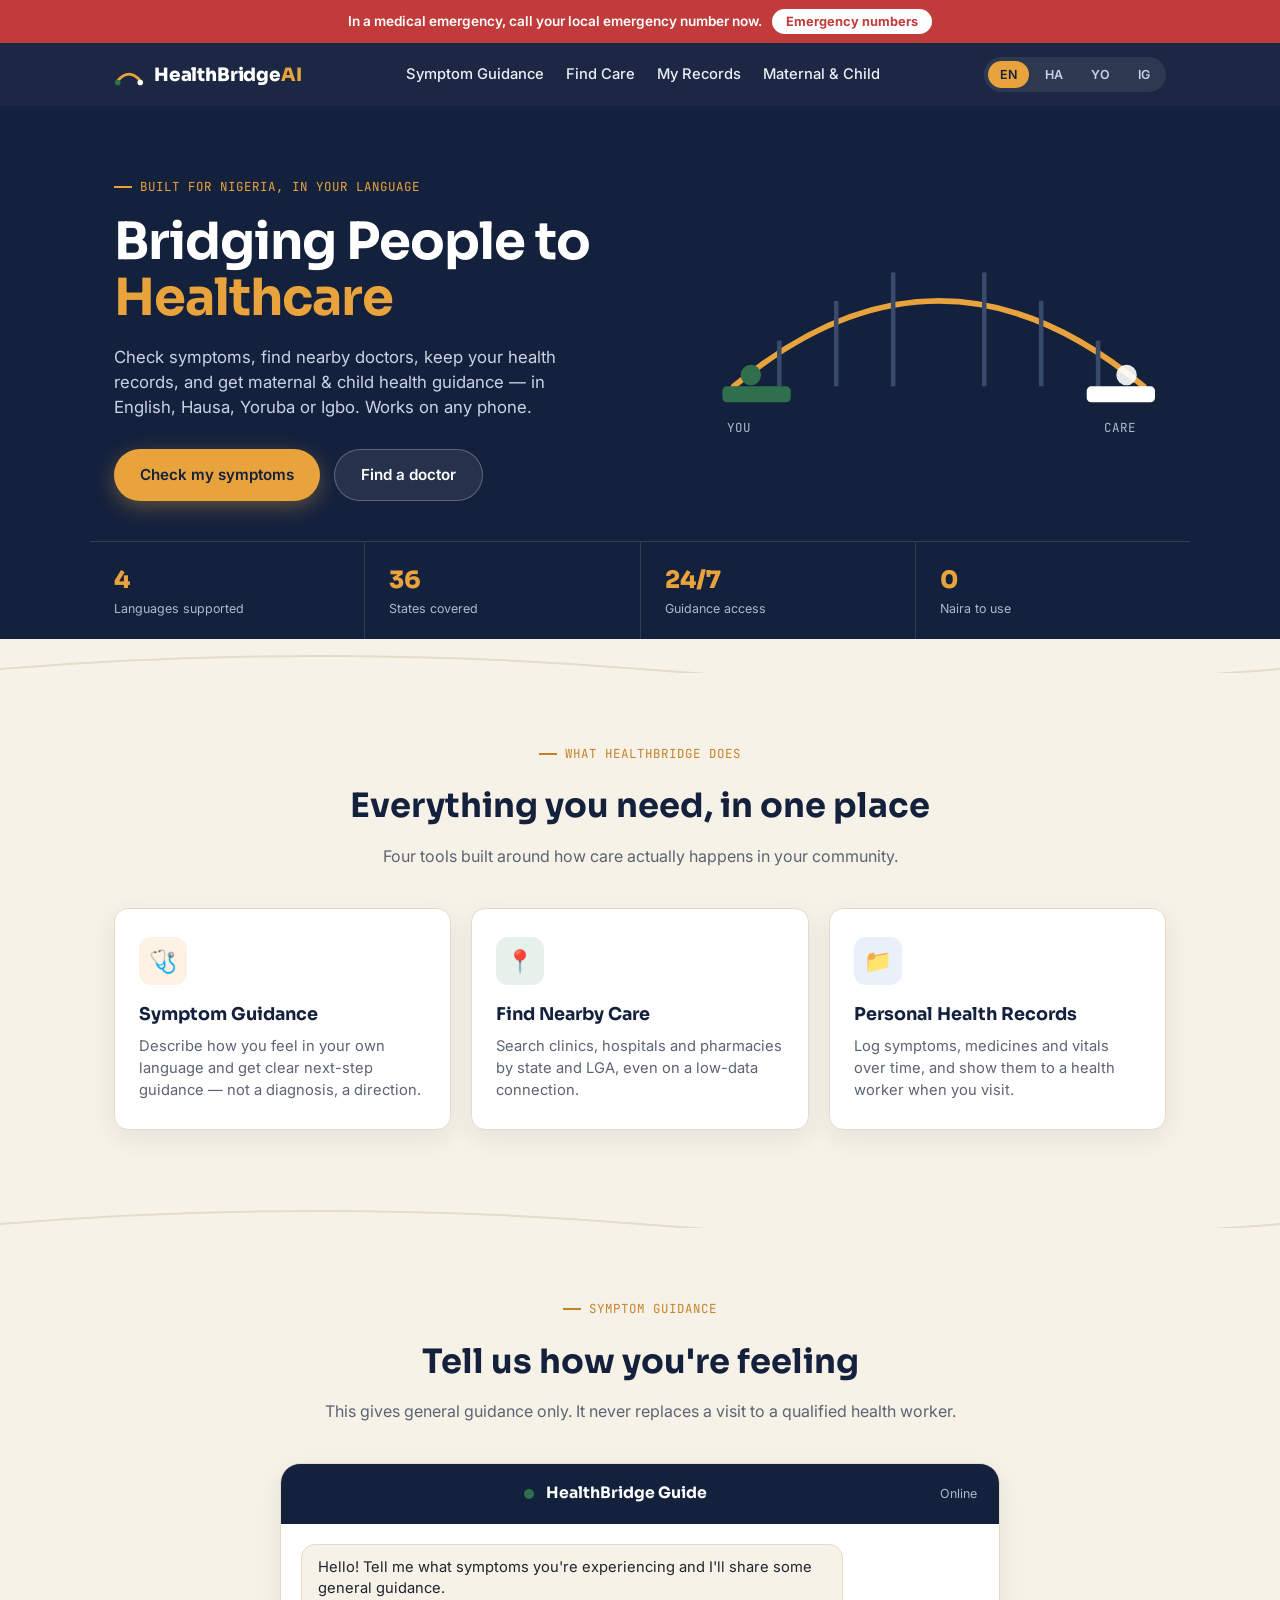
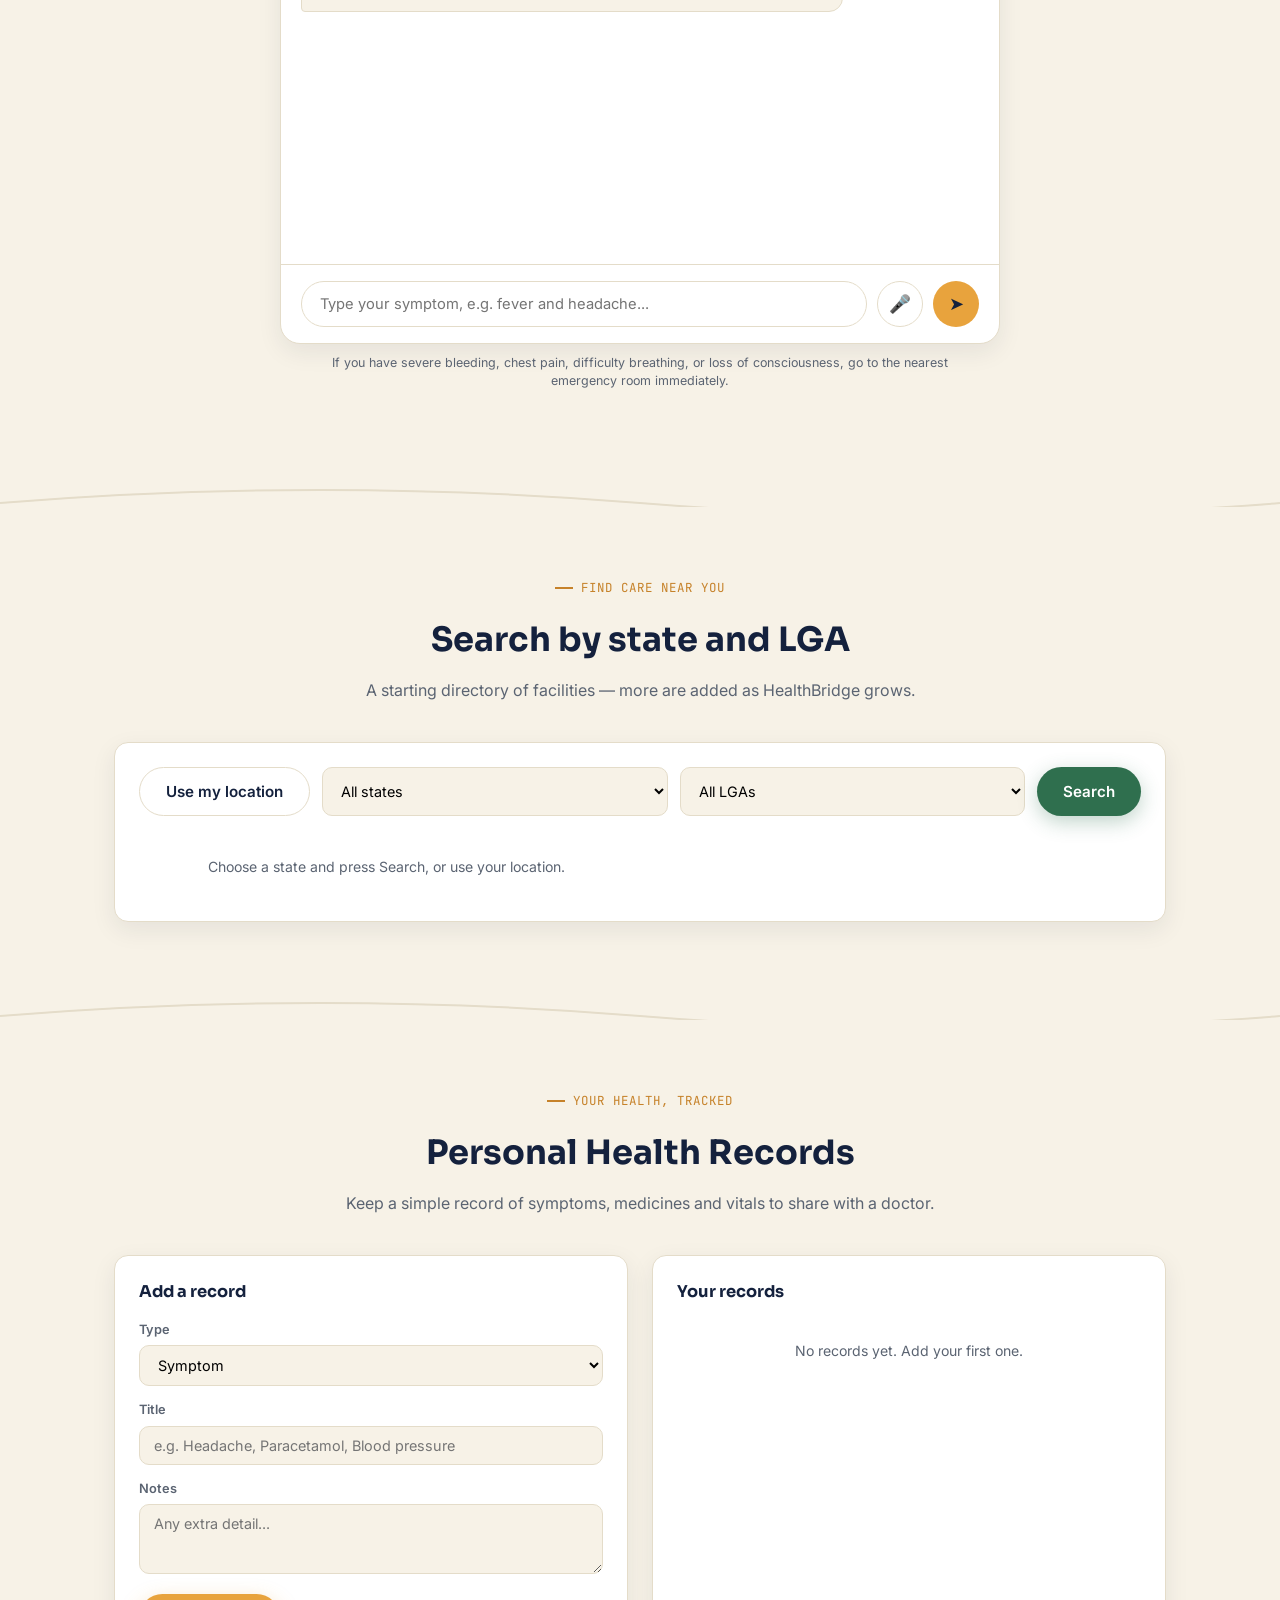
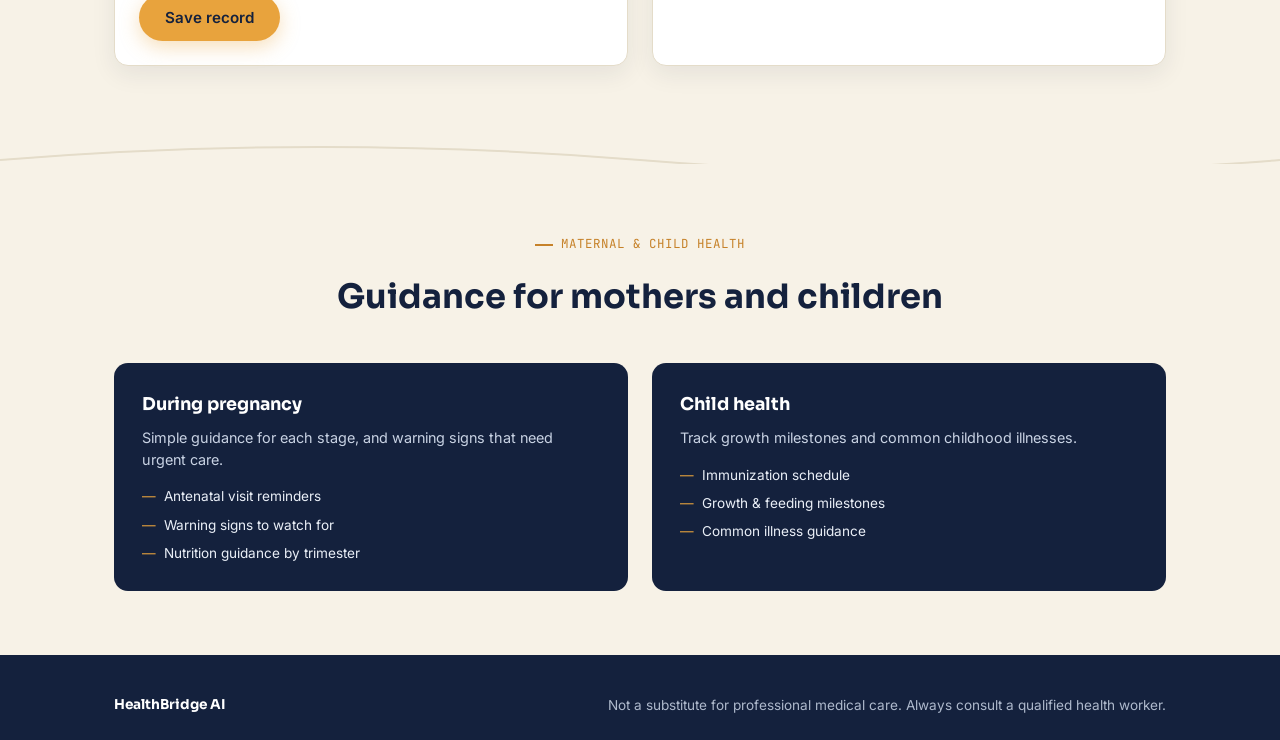
<file: index.html.html>
<!DOCTYPE html>
<html lang="en">
<head>
<meta charset="UTF-8">
<meta name="viewport" content="width=device-width, initial-scale=1.0">
<title>HealthBridge AI — Bridging People to Healthcare</title>
<link rel="preconnect" href="https://fonts.googleapis.com">
<link href="https://fonts.googleapis.com/css2?family=Sora:wght@400;600;700;800&family=Inter:wght@400;500;600&family=JetBrains+Mono:wght@400;500&display=swap" rel="stylesheet">
<style>
  :root{
    --ink: #14213D;
    --gold: #E8A33D;
    --gold-dark: #C6822A;
    --green: #2F6F4E;
    --paper: #F7F2E7;
    --white: #FFFFFF;
    --red: #C23B3B;
    --text: #1E2430;
    --text-soft: #5B6472;
    --line: #E4DCC9;
    --radius: 14px;
    --shadow: 0 8px 24px rgba(20,33,61,0.08);
  }

  *{box-sizing:border-box; margin:0; padding:0;}
  html{scroll-behavior:smooth;}
  body{
    font-family:'Inter', sans-serif;
    background:var(--paper);
    color:var(--text);
    line-height:1.5;
    -webkit-font-smoothing:antialiased;
  }
  h1,h2,h3,.display{font-family:'Sora', sans-serif; font-weight:700; color:var(--ink);}
  .mono{font-family:'JetBrains Mono', monospace;}
  a{color:inherit;}
  img,svg{display:block; max-width:100%;}
  button{font-family:inherit; cursor:pointer; border:none;}
  .container{max-width:1100px; margin:0 auto; padding:0 24px;}

  /* Skip link / focus visibility */
  a:focus-visible, button:focus-visible, select:focus-visible, input:focus-visible, textarea:focus-visible{
    outline:3px solid var(--gold-dark); outline-offset:2px;
  }
  .skip-link{
    position:absolute; left:-999px; top:0; background:var(--ink); color:#fff;
    padding:10px 16px; border-radius:0 0 8px 0; z-index:200;
  }
  .skip-link:focus{left:0;}

  /* ===== Bridge divider signature element ===== */
  .bridge-divider{width:100%; height:34px; display:block; margin:0 auto;}
  .bridge-divider path{fill:none; stroke:var(--line); stroke-width:2;}

  /* ===== NAV ===== */
  .nav{
    position:sticky; top:0; z-index:100;
    background:rgba(20,33,61,0.97);
    backdrop-filter:blur(6px);
  }
  .nav-inner{
    display:flex; align-items:center; justify-content:space-between;
    padding:14px 24px; max-width:1100px; margin:0 auto;
  }
  .brand{display:flex; align-items:center; gap:10px; color:#fff; font-family:'Sora'; font-weight:800; font-size:1.15rem; letter-spacing:-0.01em;}
  .brand-mark{width:30px; height:30px; flex-shrink:0;}
  .nav-links{display:flex; align-items:center; gap:22px;}
  .nav-links a{color:#EAEFF7; text-decoration:none; font-size:0.92rem; font-weight:500;}
  .nav-links a:hover{color:var(--gold);}
  .lang-switch{
    display:flex; gap:4px; background:rgba(255,255,255,0.08);
    padding:4px; border-radius:999px;
  }
  .lang-btn{
    background:transparent; color:#C9D3E4; font-size:0.78rem; font-weight:600;
    padding:6px 12px; border-radius:999px; transition:all .15s ease;
  }
  .lang-btn.active{background:var(--gold); color:var(--ink);}
  .lang-btn:hover:not(.active){color:#fff;}
  .nav-toggle{display:none; background:transparent; color:#fff; font-size:1.5rem;}

  /* ===== EMERGENCY BAR ===== */
  .emergency-bar{
    background:var(--red); color:#fff; text-align:center;
    padding:9px 16px; font-size:0.85rem; font-weight:600;
    display:flex; align-items:center; justify-content:center; gap:10px; flex-wrap:wrap;
  }
  .emergency-bar button{
    background:#fff; color:var(--red); padding:5px 14px; border-radius:999px;
    font-weight:700; font-size:0.8rem;
  }

  /* ===== HERO ===== */
  .hero{
    background:var(--ink);
    color:#fff;
    padding:64px 0 0;
    position:relative;
    overflow:hidden;
  }
  .hero-inner{
    max-width:1100px; margin:0 auto; padding:0 24px 40px;
    display:grid; grid-template-columns:1.1fr 0.9fr; gap:40px; align-items:center;
  }
  .eyebrow{
    display:inline-flex; align-items:center; gap:8px;
    color:var(--gold); font-family:'JetBrains Mono'; font-size:0.78rem;
    letter-spacing:0.08em; text-transform:uppercase; margin-bottom:18px;
  }
  .eyebrow::before{content:''; width:18px; height:2px; background:var(--gold); display:inline-block;}
  .hero h1{
    font-size:clamp(2.1rem, 4.2vw, 3.2rem); color:#fff; line-height:1.08;
    letter-spacing:-0.02em; margin-bottom:20px;
  }
  .hero h1 span{color:var(--gold);}
  .hero p{color:#C9D3E4; font-size:1.05rem; max-width:480px; margin-bottom:28px;}
  .hero-ctas{display:flex; gap:14px; flex-wrap:wrap;}
  .btn{
    display:inline-flex; align-items:center; gap:8px;
    padding:14px 26px; border-radius:999px; font-weight:600; font-size:0.95rem;
    text-decoration:none; transition:transform .15s ease, box-shadow .15s ease;
  }
  .btn:hover{transform:translateY(-2px);}
  .btn-primary{background:var(--gold); color:var(--ink); box-shadow:0 6px 20px rgba(232,163,61,0.35);}
  .btn-ghost{background:rgba(255,255,255,0.08); color:#fff; border:1px solid rgba(255,255,255,0.25);}
  .btn-green{background:var(--green); color:#fff; box-shadow:0 6px 20px rgba(47,111,78,0.3);}

  .hero-art{position:relative; height:100%;}
  .bridge-svg{width:100%; height:auto;}

  .hero-stats{
    display:flex; gap:0; border-top:1px solid rgba(255,255,255,0.12);
    max-width:1100px; margin:0 auto;
  }
  .hero-stat{
    flex:1; padding:20px 24px; border-right:1px solid rgba(255,255,255,0.12);
  }
  .hero-stat:last-child{border-right:none;}
  .hero-stat .num{font-family:'Sora'; font-weight:800; font-size:1.5rem; color:var(--gold);}
  .hero-stat .label{font-size:0.78rem; color:#AEB9CC; margin-top:2px;}

  /* ===== SECTION SHELL ===== */
  section{padding:64px 0;}
  .section-head{max-width:640px; margin:0 auto 40px; text-align:center;}
  .section-head .eyebrow{color:var(--gold-dark); justify-content:center;}
  .section-head .eyebrow::before{background:var(--gold-dark);}
  .section-head h2{font-size:clamp(1.6rem, 3vw, 2.1rem); margin-bottom:12px;}
  .section-head p{color:var(--text-soft); font-size:1rem;}

  /* ===== FEATURE CARDS ===== */
  .features-grid{
    display:grid; grid-template-columns:repeat(3, 1fr); gap:20px;
  }
  .feature-card{
    background:var(--white); border:1px solid var(--line); border-radius:var(--radius);
    padding:28px 24px; box-shadow:var(--shadow); transition:transform .15s ease;
  }
  .feature-card:hover{transform:translateY(-4px);}
  .feature-icon{
    width:48px; height:48px; border-radius:12px; display:flex; align-items:center; justify-content:center;
    font-size:1.4rem; margin-bottom:16px;
  }
  .feature-card h3{font-size:1.1rem; margin-bottom:8px;}
  .feature-card p{color:var(--text-soft); font-size:0.92rem;}

  /* ===== SYMPTOM CHECKER ===== */
  .checker-panel{
    background:var(--white); border:1px solid var(--line); border-radius:20px;
    box-shadow:var(--shadow); max-width:720px; margin:0 auto; overflow:hidden;
  }
  .checker-head{
    background:var(--ink); color:#fff; padding:18px 22px;
    display:flex; align-items:center; gap:12px;
  }
  .checker-head .dot{width:10px; height:10px; border-radius:50%; background:var(--green);}
  .checker-head strong{font-family:'Sora'; font-size:0.98rem;}
  .checker-head span{font-size:0.78rem; color:#AEB9CC; margin-left:auto;}
  #chat-log{
    height:340px; overflow-y:auto; padding:20px; display:flex; flex-direction:column; gap:12px;
  }
  .msg{max-width:80%; padding:12px 16px; border-radius:14px; font-size:0.92rem; line-height:1.45;}
  .msg.bot{background:var(--paper); border:1px solid var(--line); align-self:flex-start; border-bottom-left-radius:4px;}
  .msg.user{background:var(--ink); color:#fff; align-self:flex-end; border-bottom-right-radius:4px;}
  .msg.flag{background:#FCEDEC; border:1px solid #F0C7C4; color:var(--red); font-weight:600;}
  .checker-input{
    display:flex; gap:10px; padding:16px 20px; border-top:1px solid var(--line);
  }
  .checker-input input{
    flex:1; border:1px solid var(--line); border-radius:999px; padding:12px 18px; font-size:0.92rem; font-family:inherit;
  }
  .checker-input button{
    background:var(--gold); color:var(--ink); width:46px; height:46px; border-radius:50%;
    display:flex; align-items:center; justify-content:center; font-size:1.1rem; flex-shrink:0;
  }
  #chat-mic{background:var(--white); border:1px solid var(--line); color:var(--ink);}
  #chat-mic.recording{background:var(--red); color:#fff; border-color:var(--red); animation:pulse 1.2s infinite;}
  @keyframes pulse{
    0%{box-shadow:0 0 0 0 rgba(194,59,59,0.5);}
    70%{box-shadow:0 0 0 10px rgba(194,59,59,0);}
    100%{box-shadow:0 0 0 0 rgba(194,59,59,0);}
  }
  .msg.user-audio{background:var(--ink); align-self:flex-end; border-bottom-right-radius:4px; padding:10px 14px;}
  .msg.user-audio audio{width:220px; height:36px;}
  .msg.user-audio .transcript{color:#C9D3E4; font-size:0.78rem; margin-top:6px; font-style:italic;}
  .checker-note{
    font-size:0.78rem; color:var(--text-soft); text-align:center; padding:10px 20px 18px; max-width:720px; margin:0 auto;
  }

  /* ===== RECORDS ===== */
  .records-wrap{display:grid; grid-template-columns:1fr 1fr; gap:24px;}
  .record-form, .record-list{
    background:var(--white); border:1px solid var(--line); border-radius:var(--radius);
    padding:24px; box-shadow:var(--shadow);
  }
  .record-form h3, .record-list h3{font-size:1.02rem; margin-bottom:16px;}
  .field{margin-bottom:14px;}
  .field label{display:block; font-size:0.8rem; font-weight:600; color:var(--text-soft); margin-bottom:6px;}
  .field input, .field select, .field textarea{
    width:100%; border:1px solid var(--line); border-radius:10px; padding:10px 14px;
    font-family:inherit; font-size:0.9rem; background:var(--paper);
  }
  .field textarea{resize:vertical; min-height:70px;}
  .record-card{
    border:1px solid var(--line); border-radius:12px; padding:14px 16px; margin-bottom:12px;
    display:flex; justify-content:space-between; align-items:flex-start; gap:10px;
  }
  .record-card .rc-type{
    font-family:'JetBrains Mono'; font-size:0.7rem; text-transform:uppercase; letter-spacing:0.05em;
    color:var(--green); font-weight:600;
  }
  .record-card .rc-title{font-weight:600; margin:4px 0 2px; font-size:0.94rem;}
  .record-card .rc-date{font-family:'JetBrains Mono'; font-size:0.72rem; color:var(--text-soft);}
  .record-card button{background:transparent; color:var(--red); font-size:0.9rem;}
  #record-empty{color:var(--text-soft); font-size:0.88rem; text-align:center; padding:20px 0;}

  /* ===== FIND CARE ===== */
  .findcare-panel{
    background:var(--white); border:1px solid var(--line); border-radius:var(--radius);
    box-shadow:var(--shadow); padding:24px;
  }
  .findcare-controls{display:flex; gap:12px; margin-bottom:20px; flex-wrap:wrap;}
  .findcare-controls select{
    flex:1; min-width:180px; border:1px solid var(--line); border-radius:10px; padding:10px 14px;
    font-family:inherit; background:var(--paper); font-size:0.9rem;
  }
  #facility-results{display:grid; grid-template-columns:repeat(2, 1fr); gap:14px;}
  .facility-card{
    border:1px solid var(--line); border-radius:12px; padding:16px; background:var(--paper);
  }
  .facility-card .fc-name{font-weight:600; margin-bottom:4px;}
  .facility-card .fc-meta{font-size:0.8rem; color:var(--text-soft);}
  .facility-badge{
    display:inline-block; margin-top:8px; font-size:0.7rem; font-family:'JetBrains Mono';
    background:#E7F1EC; color:var(--green); padding:3px 9px; border-radius:999px;
  }

  /* ===== MATERNAL & CHILD ===== */
  .mc-grid{display:grid; grid-template-columns:1fr 1fr; gap:24px;}
  .mc-card{
    background:var(--ink); color:#fff; border-radius:var(--radius); padding:28px;
  }
  .mc-card h3{color:#fff; font-size:1.1rem; margin-bottom:10px;}
  .mc-card p{color:#C9D3E4; font-size:0.9rem; margin-bottom:16px;}
  .mc-card ul{list-style:none; display:flex; flex-direction:column; gap:8px;}
  .mc-card li{font-size:0.85rem; color:#EAEFF7; display:flex; gap:8px;}
  .mc-card li::before{content:'—'; color:var(--gold);}

  /* ===== FOOTER ===== */
  footer{background:var(--ink); color:#AEB9CC; padding:40px 0 24px; font-size:0.85rem;}
  .footer-inner{display:flex; justify-content:space-between; flex-wrap:wrap; gap:16px; align-items:center;}
  .footer-brand{color:#fff; font-family:'Sora'; font-weight:700;}

  /* ===== RESPONSIVE ===== */
  @media (max-width:820px){
    .hero-inner{grid-template-columns:1fr;}
    .hero-art{order:-1; max-width:280px; margin:0 auto;}
    .features-grid{grid-template-columns:1fr;}
    .records-wrap{grid-template-columns:1fr;}
    .mc-grid{grid-template-columns:1fr;}
    #facility-results{grid-template-columns:1fr;}
    .nav-links{
      position:fixed; top:60px; left:0; right:0; background:var(--ink);
      flex-direction:column; align-items:flex-start; padding:18px 24px; gap:16px;
      display:none;
    }
    .nav-links.open{display:flex;}
    .nav-toggle{display:block;}
    .hero-stats{flex-wrap:wrap;}
    .hero-stat{flex:1 1 50%; border-bottom:1px solid rgba(255,255,255,0.12);}
  }

  @media (prefers-reduced-motion: reduce){
    *{animation:none !important; transition:none !important;}
  }
</style>
</head>
<body>
<a href="#main" class="skip-link">Skip to main content</a>

<div class="emergency-bar">
  <span id="emergency-text">In a medical emergency, call your local emergency number now.</span>
  <button id="emergency-btn" type="button">Emergency numbers</button>
</div>

<nav class="nav">
  <div class="nav-inner">
    <div class="brand">
      <svg class="brand-mark" viewBox="0 0 32 32" fill="none">
        <path d="M4 22 Q16 8 28 22" stroke="#E8A33D" stroke-width="3" stroke-linecap="round"/>
        <circle cx="4" cy="24" r="3" fill="#2F6F4E"/>
        <circle cx="28" cy="24" r="3" fill="#fff"/>
      </svg>
      <span>HealthBridge<span style="color:#E8A33D">AI</span></span>
    </div>
    <div class="nav-links" id="nav-links">
      <a href="#checker" data-i18n="nav_checker">Symptom Guidance</a>
      <a href="#findcare" data-i18n="nav_findcare">Find Care</a>
      <a href="#records" data-i18n="nav_records">My Records</a>
      <a href="#maternal" data-i18n="nav_maternal">Maternal &amp; Child</a>
    </div>
    <div style="display:flex; align-items:center; gap:14px;">
      <div class="lang-switch" role="group" aria-label="Choose language">
        <button class="lang-btn active" data-lang="en">EN</button>
        <button class="lang-btn" data-lang="ha">HA</button>
        <button class="lang-btn" data-lang="yo">YO</button>
        <button class="lang-btn" data-lang="ig">IG</button>
      </div>
      <button class="nav-toggle" id="nav-toggle" aria-label="Open menu">☰</button>
    </div>
  </div>
</nav>

<main id="main">

  <!-- ===== HERO ===== -->
  <section class="hero" style="padding-bottom:0;">
    <div class="hero-inner">
      <div>
        <div class="eyebrow" data-i18n="eyebrow">Built for Nigeria, in your language</div>
        <h1 data-i18n="hero_title">Bridging People to <span>Healthcare</span></h1>
        <p data-i18n="hero_sub">Check symptoms, find nearby doctors, keep your health records, and get maternal &amp; child health guidance — in English, Hausa, Yoruba or Igbo. Works on any phone.</p>
        <div class="hero-ctas">
          <a href="#checker" class="btn btn-primary" data-i18n="hero_cta1">Check my symptoms</a>
          <a href="#findcare" class="btn btn-ghost" data-i18n="hero_cta2">Find a doctor</a>
        </div>
      </div>
      <div class="hero-art">
        <svg class="bridge-svg" viewBox="0 0 400 260" fill="none">
          <path d="M20 190 Q200 40 380 190" stroke="#E8A33D" stroke-width="5" fill="none" stroke-linecap="round"/>
          <line x1="60" y1="190" x2="60" y2="150" stroke="#3A4A6B" stroke-width="4"/>
          <line x1="110" y1="190" x2="110" y2="115" stroke="#3A4A6B" stroke-width="4"/>
          <line x1="160" y1="190" x2="160" y2="90" stroke="#3A4A6B" stroke-width="4"/>
          <line x1="240" y1="190" x2="240" y2="90" stroke="#3A4A6B" stroke-width="4"/>
          <line x1="290" y1="190" x2="290" y2="115" stroke="#3A4A6B" stroke-width="4"/>
          <line x1="340" y1="190" x2="340" y2="150" stroke="#3A4A6B" stroke-width="4"/>
          <rect x="10" y="190" width="60" height="14" rx="4" fill="#2F6F4E"/>
          <rect x="330" y="190" width="60" height="14" rx="4" fill="#fff"/>
          <circle cx="35" cy="180" r="9" fill="#2F6F4E"/>
          <circle cx="365" cy="180" r="9" fill="#fff" opacity="0.9"/>
          <text x="14" y="230" fill="#AEB9CC" font-family="JetBrains Mono" font-size="11">YOU</text>
          <text x="345" y="230" fill="#AEB9CC" font-family="JetBrains Mono" font-size="11">CARE</text>
        </svg>
      </div>
    </div>
    <div class="hero-stats">
      <div class="hero-stat"><div class="num">4</div><div class="label" data-i18n="stat1">Languages supported</div></div>
      <div class="hero-stat"><div class="num">36</div><div class="label" data-i18n="stat2">States covered</div></div>
      <div class="hero-stat"><div class="num">24/7</div><div class="label" data-i18n="stat3">Guidance access</div></div>
      <div class="hero-stat"><div class="num">0</div><div class="label" data-i18n="stat4">Naira to use</div></div>
    </div>
  </section>

  <svg class="bridge-divider" viewBox="0 0 1100 34" preserveAspectRatio="none"><path d="M0 30 Q275 4 550 30 T1100 30"/></svg>

  <!-- ===== FEATURES ===== -->
  <section id="features">
    <div class="container">
      <div class="section-head">
        <div class="eyebrow">What HealthBridge does</div>
        <h2 data-i18n="feat_head">Everything you need, in one place</h2>
        <p data-i18n="feat_sub">Four tools built around how care actually happens in your community.</p>
      </div>
      <div class="features-grid">
        <div class="feature-card">
          <div class="feature-icon" style="background:#FDF2E3;">🩺</div>
          <h3 data-i18n="feat1_title">Symptom Guidance</h3>
          <p data-i18n="feat1_body">Describe how you feel in your own language and get clear next-step guidance — not a diagnosis, a direction.</p>
        </div>
        <div class="feature-card">
          <div class="feature-icon" style="background:#E7F1EC;">📍</div>
          <h3 data-i18n="feat2_title">Find Nearby Care</h3>
          <p data-i18n="feat2_body">Search clinics, hospitals and pharmacies by state and LGA, even on a low-data connection.</p>
        </div>
        <div class="feature-card">
          <div class="feature-icon" style="background:#EAF0FA;">📁</div>
          <h3 data-i18n="feat3_title">Personal Health Records</h3>
          <p data-i18n="feat3_body">Log symptoms, medicines and vitals over time, and show them to a health worker when you visit.</p>
        </div>
      </div>
    </div>
  </section>

  <svg class="bridge-divider" viewBox="0 0 1100 34" preserveAspectRatio="none"><path d="M0 30 Q275 4 550 30 T1100 30"/></svg>

  <!-- ===== SYMPTOM CHECKER ===== -->
  <section id="checker">
    <div class="container">
      <div class="section-head">
        <div class="eyebrow">Symptom guidance</div>
        <h2 data-i18n="checker_head">Tell us how you're feeling</h2>
        <p data-i18n="checker_sub">This gives general guidance only. It never replaces a visit to a qualified health worker.</p>
      </div>
      <div class="checker-panel">
        <div class="checker-head">
          <span class="dot"></span>
          <strong data-i18n="checker_bot_name">HealthBridge Guide</strong>
          <span data-i18n="checker_status">Online</span>
        </div>
        <div id="chat-log"></div>
        <div class="checker-input">
          <input type="text" id="chat-input" data-i18n-placeholder="checker_placeholder" placeholder="Type your symptom, e.g. fever and headache...">
          <button id="chat-mic" type="button" aria-label="Record voice note">🎤</button>
          <button id="chat-send" aria-label="Send">➤</button>
        </div>
      </div>
      <p class="checker-note" data-i18n="checker_note">If you have severe bleeding, chest pain, difficulty breathing, or loss of consciousness, go to the nearest emergency room immediately.</p>
    </div>
  </section>

  <svg class="bridge-divider" viewBox="0 0 1100 34" preserveAspectRatio="none"><path d="M0 30 Q275 4 550 30 T1100 30"/></svg>

  <!-- ===== FIND CARE ===== -->
  <section id="findcare">
    <div class="container">
      <div class="section-head">
        <div class="eyebrow">Find care near you</div>
        <h2 data-i18n="findcare_head">Search by state and LGA</h2>
        <p data-i18n="findcare_sub">A starting directory of facilities — more are added as HealthBridge grows.</p>
      </div>
      <div class="findcare-panel">
        <div class="findcare-controls">
          <select id="state-select"></select>
          <select id="lga-select"></select>
          <button class="btn btn-green" id="search-facilities" data-i18n="findcare_btn">Search</button>
        </div>
        <div id="facility-results"></div>
      </div>
    </div>
  </section>

  <svg class="bridge-divider" viewBox="0 0 1100 34" preserveAspectRatio="none"><path d="M0 30 Q275 4 550 30 T1100 30"/></svg>

  <!-- ===== PERSONAL HEALTH RECORDS ===== -->
  <section id="records">
    <div class="container">
      <div class="section-head">
        <div class="eyebrow">Your health, tracked</div>
        <h2 data-i18n="records_head">Personal Health Records</h2>
        <p data-i18n="records_sub">Keep a simple record of symptoms, medicines and vitals to share with a doctor.</p>
      </div>
      <div class="records-wrap">
        <div class="record-form">
          <h3 data-i18n="records_form_title">Add a record</h3>
          <div class="field">
            <label data-i18n="records_type_label">Type</label>
            <select id="record-type">
              <option value="symptom" data-i18n="records_type_symptom">Symptom</option>
              <option value="medicine" data-i18n="records_type_medicine">Medicine</option>
              <option value="vital" data-i18n="records_type_vital">Vital reading</option>
            </select>
          </div>
          <div class="field">
            <label data-i18n="records_title_label">Title</label>
            <input type="text" id="record-title" placeholder="e.g. Headache, Paracetamol, Blood pressure">
          </div>
          <div class="field">
            <label data-i18n="records_notes_label">Notes</label>
            <textarea id="record-notes" placeholder="Any extra detail..."></textarea>
          </div>
          <button class="btn btn-primary" id="record-add" data-i18n="records_add_btn">Save record</button>
        </div>
        <div class="record-list">
          <h3 data-i18n="records_list_title">Your records</h3>
          <div id="record-items"></div>
          <div id="record-empty" data-i18n="records_empty">No records yet. Add your first one.</div>
        </div>
      </div>
    </div>
  </section>

  <svg class="bridge-divider" viewBox="0 0 1100 34" preserveAspectRatio="none"><path d="M0 30 Q275 4 550 30 T1100 30"/></svg>

  <!-- ===== MATERNAL & CHILD ===== -->
  <section id="maternal">
    <div class="container">
      <div class="section-head">
        <div class="eyebrow">Maternal &amp; child health</div>
        <h2 data-i18n="mc_head">Guidance for mothers and children</h2>
      </div>
      <div class="mc-grid">
        <div class="mc-card">
          <h3 data-i18n="mc1_title">During pregnancy</h3>
          <p data-i18n="mc1_sub">Simple guidance for each stage, and warning signs that need urgent care.</p>
          <ul>
            <li data-i18n="mc1_li1">Antenatal visit reminders</li>
            <li data-i18n="mc1_li2">Warning signs to watch for</li>
            <li data-i18n="mc1_li3">Nutrition guidance by trimester</li>
          </ul>
        </div>
        <div class="mc-card">
          <h3 data-i18n="mc2_title">Child health</h3>
          <p data-i18n="mc2_sub">Track growth milestones and common childhood illnesses.</p>
          <ul>
            <li data-i18n="mc2_li1">Immunization schedule</li>
            <li data-i18n="mc2_li2">Growth &amp; feeding milestones</li>
            <li data-i18n="mc2_li3">Common illness guidance</li>
          </ul>
        </div>
      </div>
    </div>
  </section>

</main>

<footer>
  <div class="container footer-inner">
    <div class="footer-brand">HealthBridge AI</div>
    <div data-i18n="footer_text">Not a substitute for professional medical care. Always consult a qualified health worker.</div>
  </div>
</footer>

<script>
// ============================================================
// HEALTHBRIDGE AI — PART 2 (JavaScript)
// Paste this entire block into Part 1, right after the
// <script> tag where it says "PART 2 GOES HERE", then save
// the combined file as healthbridge.html
// ============================================================

// ---------- 1. TRANSLATIONS ----------
const translations = {
  en: {
    nav_checker: "Symptom Guidance", nav_findcare: "Find Care", nav_records: "My Records", nav_maternal: "Maternal & Child",
    eyebrow: "Built for Nigeria, in your language",
    hero_title: "Bridging People to <span>Healthcare</span>",
    hero_sub: "Check symptoms, find nearby doctors, keep your health records, and get maternal & child health guidance — in English, Hausa, Yoruba or Igbo. Works on any phone.",
    hero_cta1: "Check my symptoms", hero_cta2: "Find a doctor",
    stat1: "Languages supported", stat2: "States covered", stat3: "Guidance access", stat4: "Naira to use",
    feat_head: "Everything you need, in one place", feat_sub: "Four tools built around how care actually happens in your community.",
    feat1_title: "Symptom Guidance", feat1_body: "Describe how you feel in your own language and get clear next-step guidance — not a diagnosis, a direction.",
    feat2_title: "Find Nearby Care", feat2_body: "Search clinics, hospitals and pharmacies by state and LGA, even on a low-data connection.",
    feat3_title: "Personal Health Records", feat3_body: "Log symptoms, medicines and vitals over time, and show them to a health worker when you visit.",
    checker_head: "Tell us how you're feeling", checker_sub: "This gives general guidance only. It never replaces a visit to a qualified health worker.",
    checker_bot_name: "HealthBridge Guide", checker_status: "Online", checker_placeholder: "Type your symptom, e.g. fever and headache...",
    checker_note: "If you have severe bleeding, chest pain, difficulty breathing, or loss of consciousness, go to the nearest emergency room immediately.",
    checker_greeting: "Hello! Tell me what symptoms you're experiencing and I'll share some general guidance.",
    findcare_head: "Search by state and LGA", findcare_sub: "A starting directory of facilities — more are added as HealthBridge grows.",
    findcare_btn: "Search", findcare_locate: "Use my location", findcare_locating: "Finding your location...",
    findcare_all_states: "All states", findcare_all_lgas: "All LGAs", findcare_no_results: "No facilities found for that area yet.",
    findcare_start: "Choose a state and press Search, or use your location.",
    records_head: "Personal Health Records", records_sub: "Keep a simple record of symptoms, medicines and vitals to share with a doctor.",
    records_form_title: "Add a record", records_type_label: "Type", records_type_symptom: "Symptom", records_type_medicine: "Medicine",
    records_type_vital: "Vital reading", records_title_label: "Title", records_notes_label: "Notes", records_add_btn: "Save record",
    records_list_title: "Your records", records_empty: "No records yet. Add your first one.",
    mc_head: "Guidance for mothers and children",
    mc1_title: "During pregnancy", mc1_sub: "Simple guidance for each stage, and warning signs that need urgent care.",
    mc1_li1: "Antenatal visit reminders", mc1_li2: "Warning signs to watch for", mc1_li3: "Nutrition guidance by trimester",
    mc2_title: "Child health", mc2_sub: "Track growth milestones and common childhood illnesses.",
    mc2_li1: "Immunization schedule", mc2_li2: "Growth & feeding milestones", mc2_li3: "Common illness guidance",
    footer_text: "Not a substitute for professional medical care. Always consult a qualified health worker.",
    emergency_text: "In a medical emergency, call your local emergency number now.", emergency_btn: "Emergency numbers",
    emergency_title: "Emergency numbers (Nigeria)",
    record_placeholder_title: "e.g. Headache, Paracetamol, Blood pressure"
  },
  ha: {
    nav_checker: "Jagoran Alamun Rashin Lafiya", nav_findcare: "Nemo Kiwon Lafiya", nav_records: "Bayanaina", nav_maternal: "Uwa da Yara",
    eyebrow: "An gina domin Najeriya, cikin harshenka",
    hero_title: "Haɗa Mutane da <span>Kiwon Lafiya</span>",
    hero_sub: "Bincika alamun rashin lafiya, nemo likitoci kusa da kai, ajiye bayanan lafiyarka, kuma sami jagora kan lafiyar uwa da yara — cikin Turanci, Hausa, Yoruba ko Igbo. Yana aiki a kowane wayar hannu.",
    hero_cta1: "Duba alamuna", hero_cta2: "Nemo likita",
    stat1: "Harsuna da ake amfani", stat2: "Jihohi da aka rufe", stat3: "Samun jagora", stat4: "Naira don amfani",
    feat_head: "Duk abin da kake bukata, a wuri guda", feat_sub: "Kayan aiki hudu da aka gina bisa yadda kula lafiya ke faruwa a unguwarka.",
    feat1_title: "Jagoran Alamun Rashin Lafiya", feat1_body: "Bayyana yadda kake ji cikin harshenka domin samun jagora — ba ganewar asali ba, sai kwatance.",
    feat2_title: "Nemo Kiwon Lafiya Kusa", feat2_body: "Bincika asibiti, dakin magani da kantin magani ta jiha da kananan hukumomi, ko da yanar gizo yana da rauni.",
    feat3_title: "Bayanan Lafiyarka", feat3_body: "Rubuta alamun rashin lafiya, magunguna da ma'aunan lafiya, ka nuna wa ma'aikacin lafiya idan ka ziyarce shi.",
    checker_head: "Gaya mana yadda kake ji", checker_sub: "Wannan jagora ne kawai. Ba ya maye gurbin ziyarar ma'aikacin lafiya.",
    checker_bot_name: "Jagoran HealthBridge", checker_status: "Yana kan layi", checker_placeholder: "Rubuta alamarka, misali zazzabi da ciwon kai...",
    checker_note: "Idan kana da zubar jini mai yawa, ciwon kirji, wahalar numfashi, ko rashin sani, je asibiti mafi kusa nan take.",
    checker_greeting: "Sannu! Gaya mani alamun da kake ji domin in baka jagora.",
    findcare_head: "Bincika ta jiha da kananan hukumomi", findcare_sub: "Jerin farko na asibitoci — ana kara ƙarawa yayin da HealthBridge ke girma.",
    findcare_btn: "Bincika", findcare_locate: "Yi amfani da wurina", findcare_locating: "Ana neman wurinka...",
    findcare_all_states: "Dukkan jihohi", findcare_all_lgas: "Dukkan kananan hukumomi", findcare_no_results: "Ba a sami asibiti a wannan yanki ba tukuna.",
    findcare_start: "Zaɓi jiha sannan ka danna Bincika, ko amfani da wurinka.",
    records_head: "Bayanan Lafiyarka", records_sub: "Rike bayanan alamun rashin lafiya, magunguna da ma'aunai domin nuna wa likita.",
    records_form_title: "Ƙara bayani", records_type_label: "Nau'i", records_type_symptom: "Alamar rashin lafiya", records_type_medicine: "Magani",
    records_type_vital: "Ma'aunin lafiya", records_title_label: "Take", records_notes_label: "Ƙarin bayani", records_add_btn: "Ajiye",
    records_list_title: "Bayananka", records_empty: "Babu bayani tukuna. Ƙara na farko.",
    mc_head: "Jagora domin uwaye da yara",
    mc1_title: "Lokacin ciki", mc1_sub: "Sauƙin jagora domin kowane mataki, da alamun gargaɗi da ke buƙatar kulawa cikin gaggawa.",
    mc1_li1: "Tunatarwa domin ziyarar likita", mc1_li2: "Alamun gargaɗi da za a kula da su", mc1_li3: "Jagoran abinci mai gina jiki bisa watanni",
    mc2_title: "Lafiyar Yara", mc2_sub: "Bibiyar girma da cututtukan yara na kowa.",
    mc2_li1: "Jadawalin allurar rigakafi", mc2_li2: "Ci gaban girma da ciyarwa", mc2_li3: "Jagora kan cututtukan yara",
    footer_text: "Ba maye gurbin kulawar likita ba ne. Ka tuntuɓi ma'aikacin lafiya koyaushe.",
    emergency_text: "Idan akwai gaggawar lafiya, kira lambar gaggawa ta yankinka yanzu.", emergency_btn: "Lambobin gaggawa",
    emergency_title: "Lambobin gaggawa (Najeriya)",
    record_placeholder_title: "misali Ciwon kai, Paracetamol, Hawan jini"
  },
  yo: {
    nav_checker: "Itọsọna Àpẹẹrẹ Àìsàn", nav_findcare: "Wa Ìtọ́jú", nav_records: "Àkọsílẹ̀ Mi", nav_maternal: "Ìyá àti Ọmọ",
    eyebrow: "A kọ́ fún Nàìjíríà, ní èdè rẹ",
    hero_title: "Ìsopọ̀ Ènìyàn sí <span>Ìlera</span>",
    hero_sub: "Ṣàyẹ̀wò àpẹẹrẹ àìsàn, wa dókítà tó wà nítòsí, tọ́jú àkọsílẹ̀ ìlera rẹ, kí o sì gba ìtọ́ni lórí ìlera ìyá àti ọmọ — ní Gẹ̀ẹ́sì, Hausa, Yorùbá tàbí Igbo. Ó ń ṣiṣẹ́ lórí fóònù kankan.",
    hero_cta1: "Ṣàyẹ̀wò àpẹẹrẹ mi", hero_cta2: "Wa dókítà",
    stat1: "Èdè tí ó wà", stat2: "Ìpínlẹ̀ tí ó bò", stat3: "Ìtọ́sọ́nà nígbàkúùgbà", stat4: "Náírà láti lò",
    feat_head: "Ohun gbogbo tí o nílò, ní ibi kan", feat_sub: "Irinṣẹ́ mẹ́rin tí a kọ́ gẹ́gẹ́ bí ìtọ́jú ìlera ṣe ń ṣẹlẹ̀ ní àdúgbò rẹ.",
    feat1_title: "Itọsọna Àpẹẹrẹ Àìsàn", feat1_body: "Ṣàpèjúwe bí ara rẹ ṣe rí ní èdè rẹ láti gba ìtọ́sọ́nà tó ṣe kedere — kì í ṣe àyẹ̀wò dókítà, ṣùgbọ́n ìtọ́ni.",
    feat2_title: "Wa Ìtọ́jú Nítòsí", feat2_body: "Ṣàyẹ̀wò ilé ìwòsàn àti ilé ìtajà oògùn nípasẹ̀ ìpínlẹ̀ àti LGA, kódà lórí ẹ̀rọ alátagbà kékeré.",
    feat3_title: "Àkọsílẹ̀ Ìlera Rẹ", feat3_body: "Kọ àpẹẹrẹ àìsàn, oògùn àti ìdiwọn ìlera sílẹ̀, kí o sì fi hàn sí òṣìṣẹ́ ìlera nígbà tí o bá lọ síbẹ̀.",
    checker_head: "Sọ fún wa bí ara rẹ ṣe rí", checker_sub: "Èyí jẹ́ ìtọ́sọ́nà gbogbogbò nìkan. Kò rọ́pò lílọ sí ọ̀dọ̀ òṣìṣẹ́ ìlera tó gbẹ́kẹ̀lé.",
    checker_bot_name: "Atọ́nà HealthBridge", checker_status: "Ó wà lórí ayélujára", checker_placeholder: "Kọ àpẹẹrẹ àìsàn rẹ, bí ìba àti orí fífọ́...",
    checker_note: "Bí ẹ̀jẹ̀ bá ń jáde lọ́pọ̀lọpọ̀, tí àyà ń dun ọ, tí ìmí ń le, tàbí tí o dá lásán, lọ sí ilé ìwòsàn tó sún mọ́ ọ lẹ́sẹ̀kẹsẹ̀.",
    checker_greeting: "Ẹ nlẹ́! Sọ àpẹẹrẹ àìsàn tí o ní fún mi kí n lè fún ọ ní ìtọ́sọ́nà gbogbogbò.",
    findcare_head: "Wá nípasẹ̀ ìpínlẹ̀ àti LGA", findcare_sub: "Àtòjọ ilé ìwòsàn àkọ́kọ́ — a ń fi kún un bí HealthBridge ṣe ń dàgbà.",
    findcare_btn: "Wá", findcare_locate: "Lo ipò mi", findcare_locating: "Ń wá ipò rẹ...",
    findcare_all_states: "Gbogbo ìpínlẹ̀", findcare_all_lgas: "Gbogbo LGA", findcare_no_results: "Kò sí ilé ìwòsàn tí a rí ní agbègbè yẹn síbẹ̀.",
    findcare_start: "Yan ìpínlẹ̀ kí o sì tẹ Wá, tàbí lo ipò rẹ.",
    records_head: "Àkọsílẹ̀ Ìlera Rẹ", records_sub: "Tọ́jú àkọsílẹ̀ àpẹẹrẹ àìsàn, oògùn àti ìdiwọn ìlera láti fi hàn sí dókítà.",
    records_form_title: "Fi àkọsílẹ̀ kún", records_type_label: "Irú", records_type_symptom: "Àpẹẹrẹ àìsàn", records_type_medicine: "Oògùn",
    records_type_vital: "Ìdiwọn ìlera", records_title_label: "Àkọlé", records_notes_label: "Àlàyé kún", records_add_btn: "Fi pamọ́",
    records_list_title: "Àkọsílẹ̀ rẹ", records_empty: "Kò sí àkọsílẹ̀ síbẹ̀. Fi èyí àkọ́kọ́ kún.",
    mc_head: "Ìtọ́sọ́nà fún àwọn ìyá àti ọmọ",
    mc1_title: "Nígbà oyún", mc1_sub: "Ìtọ́sọ́nà rọrùn fún ìpele kọ̀ọ̀kan, àti àmì ìkìlọ̀ tí ó nílò ìtọ́jú kánjú.",
    mc1_li1: "Ìránnilétí ìbẹ̀wò ṣáájú ìbímọ", mc1_li2: "Àmì ìkìlọ̀ láti kíyèsí", mc1_li3: "Ìtọ́sọ́nà oúnjẹ fún oṣù kọ̀ọ̀kan",
    mc2_title: "Ìlera Ọmọ", mc2_sub: "Tọpa ìdàgbàsókè àti àìsàn tí ó wọ́pọ̀ láàrin àwọn ọmọdé.",
    mc2_li1: "Àtòjọ abẹ́rẹ́ àjẹsára", mc2_li2: "Ìdàgbàsókè àti bí a ṣe ń bọ́ ọmọ", mc2_li3: "Ìtọ́sọ́nà àìsàn tó wọ́pọ̀",
    footer_text: "Kì í ṣe àropò fún ìtọ́jú dókítà. Máa lọ sí ọ̀dọ̀ òṣìṣẹ́ ìlera nígbà gbogbo.",
    emergency_text: "Bí pàjáwìrì ìlera bá wà, pe nọ́mbà pàjáwìrì agbègbè rẹ nísinsìnyí.", emergency_btn: "Nọ́mbà pàjáwìrì",
    emergency_title: "Nọ́mbà pàjáwìrì (Nàìjíríà)",
    record_placeholder_title: "bí Orí fífọ́, Paracetamol, Ìdiwọn ẹ̀jẹ̀"
  },
  ig: {
    nav_checker: "Nduzi Mgbaàmà Ọrịa", nav_findcare: "Chọta Ọgwụgwọ", nav_records: "Ndekọ M", nav_maternal: "Nne na Nwa",
    eyebrow: "Emere maka Naịjirịa, n'asụsụ gị",
    hero_title: "Ijikọta Ndị Mmadụ na <span>Ahụike</span>",
    hero_sub: "Nyochaa mgbaàmà ọrịa, chọta dọkịta dị nso, debe ndekọ ahụike gị, ma nweta nduzi ahụike nne na nwa — n'asụsụ Bekee, Hausa, Yoruba ma ọ bụ Igbo. Ọ na-arụ ọrụ na ekwentị ọ bụla.",
    hero_cta1: "Nyochaa mgbaàmà m", hero_cta2: "Chọta dọkịta",
    stat1: "Asụsụ dị", stat2: "Steeti e kpuchiri", stat3: "Nnweta nduzi", stat4: "Naira iji jiri ya",
    feat_head: "Ihe niile ị chọrọ, n'otu ebe", feat_sub: "Ngwaọrụ anọ e mere dabere na otú nlekọta ahụike si eme n'obodo gị.",
    feat1_title: "Nduzi Mgbaàmà Ọrịa", feat1_body: "Kọwaa otú ahụ dị gị n'asụsụ gị iji nweta nduzi doro anya — ọ bụghị nchọpụta ọrịa, kama ntụziaka.",
    feat2_title: "Chọta Nlekọta Dị Nso", feat2_body: "Chọọ ụlọ ọgwụ na ụlọ ahịa ọgwụ site na steeti na LGA, ọbụna na netwọk dị ala.",
    feat3_title: "Ndekọ Ahụike Onwe", feat3_body: "Dekọọ mgbaàmà ọrịa, ọgwụ na ihe atụ ahụike n'ime oge, gosi ha onye ọrụ ahụike mgbe ị ga-eleta ya.",
    checker_head: "Gwa anyị otú ahụ dị gị", checker_sub: "Nke a na-enye naanị nduzi izugbe. Ọ dịghị anọchi anya ileta onye ọrụ ahụike ruru eru.",
    checker_bot_name: "Onye Nduzi HealthBridge", checker_status: "Ọ nọ n'ịntanetị", checker_placeholder: "Dee mgbaàmà ọrịa gị, dịka ahụ ọkụ na isi ọwụwa...",
    checker_note: "Ọ bụrụ na ị na-agba ọbara nke ukwuu, obi na-egbu gị mgbu, ike ọ na-agwụ gị iku ume, ma ọ bụ ị dara ada, gaa ụlọ ọgwụ mberede kacha nso ozugbo.",
    checker_greeting: "Ndewo! Gwa m mgbaàmà ọrịa ị nwere ka m nyere gị nduzi izugbe.",
    findcare_head: "Chọọ site na steeti na LGA", findcare_sub: "Ndepụta mmalite nke ụlọ ọgwụ — a na-agbakwunye ka HealthBridge na-eto.",
    findcare_btn: "Chọọ", findcare_locate: "Jiri ebe m nọ", findcare_locating: "Na-achọ ebe ị nọ...",
    findcare_all_states: "Steeti niile", findcare_all_lgas: "LGA niile", findcare_no_results: "Ahụtụbeghị ụlọ ọgwụ na mpaghara ahụ.",
    findcare_start: "Họrọ steeti wee pịa Chọọ, ma ọ bụ jiri ebe ị nọ.",
    records_head: "Ndekọ Ahụike Onwe", records_sub: "Debe ndekọ mfe nke mgbaàmà ọrịa, ọgwụ na ihe atụ ahụike iji gosi dọkịta.",
    records_form_title: "Tinye ndekọ", records_type_label: "Ụdị", records_type_symptom: "Mgbaàmà ọrịa", records_type_medicine: "Ọgwụ",
    records_type_vital: "Ihe atụ ahụike", records_title_label: "Isiokwu", records_notes_label: "Nkọwa ọzọ", records_add_btn: "Chekwaa",
    records_list_title: "Ndekọ gị", records_empty: "Enweghị ndekọ ugbu a. Tinye nke mbụ gị.",
    mc_head: "Nduzi maka ndị nne na ụmụaka",
    mc1_title: "N'oge ime", mc1_sub: "Nduzi mfe maka usoro ọ bụla, na ihe ịrịba ama nke chọrọ nlekọta ngwa ngwa.",
    mc1_li1: "Ncheta nleta tupu ọmụmụ", mc1_li2: "Ihe ịrịba ama ị ga-elerịba anya", mc1_li3: "Nduzi nri dịka ọnwa ime si dị",
    mc2_title: "Ahụike Nwa", mc2_sub: "Soro uto na ọrịa ụmụaka a na-ahụkarị.",
    mc2_li1: "Usoro agba mgbochi ọrịa", mc2_li2: "Uto na inye nri nwa", mc2_li3: "Nduzi ọrịa a na-ahụkarị",
    footer_text: "Ọ bụghị ihe nnọchi nlekọta dọkịta ọkachamara. Na-ajụta onye ọrụ ahụike mgbe niile.",
    emergency_text: "Ọ bụrụ na ọ bụ ihe mberede ahụike, kpọọ nọmba mberede mpaghara gị ugbu a.", emergency_btn: "Nọmba mberede",
    emergency_title: "Nọmba mberede (Naịjirịa)",
    record_placeholder_title: "dịka Isi ọwụwa, Paracetamol, Ọgụgụ ọbara"
  }
};

let currentLang = "en";

function applyTranslations(lang){
  currentLang = lang;
  document.documentElement.lang = lang;
  const dict = translations[lang];
  document.querySelectorAll("[data-i18n]").forEach(function(el){
    const key = el.getAttribute("data-i18n");
    if(!dict[key]) return;
    if(key === "hero_title"){
      el.innerHTML = dict[key];
    } else {
      el.textContent = dict[key];
    }
  });
  document.querySelectorAll("[data-i18n-placeholder]").forEach(function(el){
    const key = el.getAttribute("data-i18n-placeholder");
    if(dict[key]) el.setAttribute("placeholder", dict[key]);
  });
  const emergencyText = document.getElementById("emergency-text");
  if(emergencyText) emergencyText.textContent = dict.emergency_text;
  const emergencyBtn = document.getElementById("emergency-btn");
  if(emergencyBtn) emergencyBtn.textContent = dict.emergency_btn;

  document.querySelectorAll(".lang-btn").forEach(function(btn){
    btn.classList.toggle("active", btn.getAttribute("data-lang") === lang);
  });

  renderRecords();
  renderFacilityPrompt();
  if(chatLog.children.length === 0){
    addMessage("bot", dict.checker_greeting);
  }
}

document.querySelectorAll(".lang-btn").forEach(function(btn){
  btn.addEventListener("click", function(){
    applyTranslations(btn.getAttribute("data-lang"));
  });
});

// ---------- 2. NAV TOGGLE ----------
const navToggle = document.getElementById("nav-toggle");
const navLinks = document.getElementById("nav-links");
navToggle.addEventListener("click", function(){
  navLinks.classList.toggle("open");
});
document.querySelectorAll(".nav-links a").forEach(function(a){
  a.addEventListener("click", function(){ navLinks.classList.remove("open"); });
});

// ---------- 3. EMERGENCY NUMBERS ----------
document.getElementById("emergency-btn").addEventListener("click", function(){
  const dict = translations[currentLang];
  alert(
    dict.emergency_title + "\n\n" +
    "National Emergency Number: 112\n" +
    "Nigeria Police: 112 / 199\n" +
    "Federal Fire Service: 112\n" +
    "NCDC Emergency Line: 6232\n\n" +
    "If you cannot reach these, go directly to the nearest hospital or clinic."
  );
});

// ---------- 4. SYMPTOM CHECKER ----------
const chatLog = document.getElementById("chat-log");
const chatInput = document.getElementById("chat-input");
const chatSend = document.getElementById("chat-send");

function addMessage(role, text){
  const div = document.createElement("div");
  div.className = "msg " + role;
  div.textContent = text;
  chatLog.appendChild(div);
  chatLog.scrollTop = chatLog.scrollHeight;
}

const RED_FLAGS = [
  "chest pain", "can't breathe", "cannot breathe", "difficulty breathing",
  "unconscious", "not breathing", "heavy bleeding", "severe bleeding",
  "convulsion", "seizure", "ciwon kirji", "numfashi", "àyà", "ìmí", "obi na-egbu", "iku ume"
];

const SYMPTOM_RESPONSES = [
  { keys: ["fever", "zazzabi", "ìba", "ahụ ọkụ", "temperature"],
    text: "A fever can have many causes, including malaria, which is common in Nigeria. Rest, drink plenty of fluids, and consider a malaria test at a nearby clinic if it continues beyond a day or is very high." },
  { keys: ["headache", "ciwon kai", "orí fífọ́", "isi ọwụwa"],
    text: "Headaches are often linked to dehydration, stress, or fever. Rest in a cool, quiet place and drink water. See a health worker if it is severe, sudden, or comes with vision changes." },
  { keys: ["cough", "tari", "ikọ", "ụkwara"],
    text: "A cough that lasts more than two weeks, or comes with fever and chest pain, should be checked by a health worker to rule out infections such as TB or pneumonia." },
  { keys: ["diarrhea", "diarrhoea", "gudawa", "ìgbẹ́gbuuru", "afọ ọsịsọ"],
    text: "Keep drinking fluids to avoid dehydration — oral rehydration salts help if available. See a clinic if it lasts more than two days, or if there is blood or high fever." },
  { keys: ["pregnant", "pregnancy", "ciki", "oyún", "ime"],
    text: "During pregnancy, mild nausea and tiredness are common. Keep up antenatal visits, eat small frequent meals, and go to a clinic immediately for heavy bleeding, severe pain, or blurred vision." },
  { keys: ["malaria"],
    text: "Fever, chills, and body aches can point to malaria, which is common in Nigeria. A rapid test at the nearest clinic can confirm this — please don't self-medicate without one." }
];

function generateResponse(rawText){
  const text = rawText.toLowerCase();
  for(const flag of RED_FLAGS){
    if(text.indexOf(flag.toLowerCase()) !== -1){
      return { flag: true, text: "This could be serious. Please go to the nearest emergency room or call 112 right now — do not wait." };
    }
  }
  for(const item of SYMPTOM_RESPONSES){
    for(const key of item.keys){
      if(text.indexOf(key.toLowerCase()) !== -1){
        return { flag: false, text: item.text };
      }
    }
  }
  return { flag: false, text: "Thanks for sharing that. It's best to have a health worker examine you for a clear picture — you can search 'Find Care' above for a clinic near you. If things get worse quickly, seek care immediately." };
}

function sendChat(){
  const val = chatInput.value.trim();
  if(!val) return;
  addMessage("user", val);
  chatInput.value = "";
  setTimeout(function(){
    const res = generateResponse(val);
    addMessage(res.flag ? "flag" : "bot", res.text);
  }, 350);
}

chatSend.addEventListener("click", sendChat);
chatInput.addEventListener("keydown", function(e){
  if(e.key === "Enter") sendChat();
});

// ---------- 4b. VOICE NOTE RECORDING ----------
const chatMic = document.getElementById("chat-mic");
let mediaRecorder = null;
let audioChunks = [];
let isRecording = false;
let speechRecognizer = null;
let liveTranscript = "";

function addAudioMessage(audioUrl, transcript){
  const div = document.createElement("div");
  div.className = "msg user-audio";
  const audio = document.createElement("audio");
  audio.controls = true;
  audio.src = audioUrl;
  div.appendChild(audio);
  if(transcript){
    const t = document.createElement("div");
    t.className = "transcript";
    t.textContent = "\"" + transcript + "\"";
    div.appendChild(t);
  }
  chatLog.appendChild(div);
  chatLog.scrollTop = chatLog.scrollHeight;
}

function startRecording(){
  if(!navigator.mediaDevices || !navigator.mediaDevices.getUserMedia){
    alert("Voice recording is not supported on this device/browser.");
    return;
  }
  navigator.mediaDevices.getUserMedia({ audio: true })
    .then(function(stream){
      audioChunks = [];
      liveTranscript = "";
      mediaRecorder = new MediaRecorder(stream);

      mediaRecorder.addEventListener("dataavailable", function(e){
        audioChunks.push(e.data);
      });

      mediaRecorder.addEventListener("stop", function(){
        const audioBlob = new Blob(audioChunks, { type: "audio/webm" });
        const audioUrl = URL.createObjectURL(audioBlob);
        addAudioMessage(audioUrl, liveTranscript.trim());
        stream.getTracks().forEach(function(track){ track.stop(); });

        setTimeout(function(){
          if(liveTranscript.trim()){
            const res = generateResponse(liveTranscript);
            addMessage(res.flag ? "flag" : "bot", res.text);
          } else {
            addMessage("bot", "Voice note received. For the clearest guidance, please also type your symptom in the box above.");
          }
        }, 350);
      });

      mediaRecorder.start();
      isRecording = true;
      chatMic.classList.add("recording");
      chatMic.textContent = "■";

      // Optional live transcription where the browser supports it
      const SpeechRecognitionAPI = window.SpeechRecognition || window.webkitSpeechRecognition;
      if(SpeechRecognitionAPI){
        speechRecognizer = new SpeechRecognitionAPI();
        speechRecognizer.continuous = true;
        speechRecognizer.interimResults = false;
        speechRecognizer.lang = currentLang === "en" ? "en-NG" : currentLang;
        speechRecognizer.addEventListener("result", function(event){
          for(let i = event.resultIndex; i < event.results.length; i++){
            if(event.results[i].isFinal){
              liveTranscript += " " + event.results[i][0].transcript;
            }
          }
        });
        speechRecognizer.addEventListener("error", function(){ /* transcription unavailable, audio note still works */ });
        try { speechRecognizer.start(); } catch(e) { /* ignore */ }
      }
    })
    .catch(function(){
      alert("Microphone permission was denied. You can still type your symptom above.");
    });
}

function stopRecording(){
  if(mediaRecorder && isRecording){
    mediaRecorder.stop();
  }
  if(speechRecognizer){
    try { speechRecognizer.stop(); } catch(e) { /* ignore */ }
  }
  isRecording = false;
  chatMic.classList.remove("recording");
  chatMic.textContent = "🎤";
}

chatMic.addEventListener("click", function(){
  if(isRecording){
    stopRecording();
  } else {
    startRecording();
  }
});

// ---------- 5. FIND CARE DATA + GEOLOCATION ----------
const FACILITIES = [
  { name: "Abia State Specialist Hospital", type: "Hospital", state: "Abia", lga: "Umuahia", lat: 5.5265, lng: 7.4864 },
  { name: "Federal Medical Centre Yola", type: "Hospital", state: "Adamawa", lga: "Yola", lat: 9.2035, lng: 12.4954 },
  { name: "University of Uyo Teaching Hospital", type: "Hospital", state: "Akwa Ibom", lga: "Uyo", lat: 5.0377, lng: 7.9128 },
  { name: "Chukwuemeka Odumegwu Ojukwu Teaching Hospital", type: "Hospital", state: "Anambra", lga: "Awka", lat: 6.212, lng: 7.074 },
  { name: "Abubakar Tafawa Balewa Teaching Hospital", type: "Hospital", state: "Bauchi", lga: "Bauchi", lat: 10.3103, lng: 9.8439 },
  { name: "Federal Medical Centre Yenagoa", type: "Hospital", state: "Bayelsa", lga: "Yenagoa", lat: 4.9267, lng: 6.2676 },
  { name: "Benue State University Teaching Hospital", type: "Hospital", state: "Benue", lga: "Makurdi", lat: 7.7322, lng: 8.5391 },
  { name: "University of Maiduguri Teaching Hospital", type: "Hospital", state: "Borno", lga: "Maiduguri", lat: 11.8333, lng: 13.15 },
  { name: "University of Calabar Teaching Hospital", type: "Hospital", state: "Cross River", lga: "Calabar", lat: 4.9589, lng: 8.3269 },
  { name: "Federal Medical Centre Asaba", type: "Hospital", state: "Delta", lga: "Asaba", lat: 6.1987, lng: 6.698 },
  { name: "Alex Ekwueme Federal University Teaching Hospital", type: "Hospital", state: "Ebonyi", lga: "Abakaliki", lat: 6.3249, lng: 8.1137 },
  { name: "University of Benin Teaching Hospital", type: "Hospital", state: "Edo", lga: "Benin City", lat: 6.335, lng: 5.6037 },
  { name: "Ekiti State University Teaching Hospital", type: "Hospital", state: "Ekiti", lga: "Ado-Ekiti", lat: 7.621, lng: 5.2213 },
  { name: "Enugu State University Teaching Hospital", type: "Hospital", state: "Enugu", lga: "Enugu East", lat: 6.4413, lng: 7.5086 },
  { name: "Federal Teaching Hospital Gombe", type: "Hospital", state: "Gombe", lga: "Gombe", lat: 10.2897, lng: 11.1673 },
  { name: "Federal Medical Centre Owerri", type: "Hospital", state: "Imo", lga: "Owerri", lat: 5.484, lng: 7.0351 },
  { name: "Sheikh Muhammadu Sanusi II Specialist Hospital", type: "Hospital", state: "Jigawa", lga: "Dutse", lat: 11.7566, lng: 9.3387 },
  { name: "Barau Dikko Teaching Hospital", type: "Hospital", state: "Kaduna", lga: "Kaduna North", lat: 10.534, lng: 7.439 },
  { name: "Murtala Muhammad Specialist Hospital", type: "Hospital", state: "Kano", lga: "Kano Municipal", lat: 12.0022, lng: 8.5919 },
  { name: "Federal Teaching Hospital Katsina", type: "Hospital", state: "Katsina", lga: "Katsina", lat: 12.9908, lng: 7.6018 },
  { name: "Federal Medical Centre Birnin Kebbi", type: "Hospital", state: "Kebbi", lga: "Birnin Kebbi", lat: 12.453, lng: 4.1975 },
  { name: "Federal Medical Centre Lokoja", type: "Hospital", state: "Kogi", lga: "Lokoja", lat: 7.7999, lng: 6.7337 },
  { name: "University of Ilorin Teaching Hospital", type: "Hospital", state: "Kwara", lga: "Ilorin West", lat: 8.4966, lng: 4.5426 },
  { name: "Lagos Island General Hospital", type: "Hospital", state: "Lagos", lga: "Lagos Island", lat: 6.455, lng: 3.3941 },
  { name: "Dalhatu Araf Specialist Hospital", type: "Hospital", state: "Nasarawa", lga: "Lafia", lat: 8.4939, lng: 8.5162 },
  { name: "General Hospital Minna", type: "Hospital", state: "Niger", lga: "Minna", lat: 9.6139, lng: 6.5569 },
  { name: "Federal Medical Centre Abeokuta", type: "Hospital", state: "Ogun", lga: "Abeokuta South", lat: 7.1475, lng: 3.3619 },
  { name: "University of Medical Sciences Teaching Hospital", type: "Hospital", state: "Ondo", lga: "Akure South", lat: 7.2508, lng: 5.1958 },
  { name: "Adeoyo Maternity Teaching Hospital", type: "Hospital", state: "Oyo", lga: "Ibadan North", lat: 7.39, lng: 3.907 },
  { name: "Jos University Teaching Hospital", type: "Hospital", state: "Plateau", lga: "Jos North", lat: 9.8965, lng: 8.8583 },
  { name: "Rivers State University Teaching Hospital", type: "Hospital", state: "Rivers", lga: "Port Harcourt", lat: 4.8156, lng: 7.0498 },
  { name: "Usmanu Danfodiyo University Teaching Hospital", type: "Hospital", state: "Sokoto", lga: "Sokoto North", lat: 13.0059, lng: 5.2476 },
  { name: "Federal Medical Centre Jalingo", type: "Hospital", state: "Taraba", lga: "Jalingo", lat: 8.8833, lng: 11.3667 },
  { name: "Federal Teaching Hospital Damaturu", type: "Hospital", state: "Yobe", lga: "Damaturu", lat: 11.7469, lng: 11.9609 },
  { name: "Federal Medical Centre Gusau", type: "Hospital", state: "Zamfara", lga: "Gusau", lat: 12.1704, lng: 6.6641 },
  { name: "National Hospital Abuja", type: "Hospital", state: "FCT", lga: "Abuja Municipal", lat: 9.0765, lng: 7.3986 },
  { name: "Gbagada General Hospital", type: "Hospital", state: "Lagos", lga: "Kosofe", lat: 6.554, lng: 3.388 },
  { name: "Ikeja Community Clinic", type: "Clinic", state: "Lagos", lga: "Ikeja", lat: 6.6018, lng: 3.3515 },
  { name: "Kano Central Pharmacy", type: "Pharmacy", state: "Kano", lga: "Fagge", lat: 12.0072, lng: 8.51 },
  { name: "Kaduna South Clinic", type: "Clinic", state: "Kaduna", lga: "Kaduna South", lat: 10.487, lng: 7.43 },
  { name: "Braithwaite Memorial Specialist Hospital", type: "Hospital", state: "Rivers", lga: "Port Harcourt", lat: 4.7789, lng: 7.0134 },
  { name: "Ibadan North Clinic", type: "Clinic", state: "Oyo", lga: "Ibadan North", lat: 7.3964, lng: 3.9167 },
  { name: "Enugu Central Pharmacy", type: "Pharmacy", state: "Enugu", lga: "Enugu North", lat: 6.4584, lng: 7.5464 }
];

const stateSelect = document.getElementById("state-select");
const lgaSelect = document.getElementById("lga-select");
const facilityResults = document.getElementById("facility-results");
const findcareControls = document.querySelector(".findcare-controls");

function uniqueStates(){
  return Array.from(new Set(FACILITIES.map(function(f){ return f.state; }))).sort();
}
function lgasForState(state){
  return Array.from(new Set(FACILITIES.filter(function(f){ return f.state === state; }).map(function(f){ return f.lga; }))).sort();
}

function populateStateSelect(){
  const dict = translations[currentLang];
  stateSelect.innerHTML = "";
  const allOpt = document.createElement("option");
  allOpt.value = ""; allOpt.textContent = dict.findcare_all_states;
  stateSelect.appendChild(allOpt);
  uniqueStates().forEach(function(s){
    const opt = document.createElement("option");
    opt.value = s; opt.textContent = s;
    stateSelect.appendChild(opt);
  });
  populateLgaSelect("");
}

function populateLgaSelect(state){
  const dict = translations[currentLang];
  lgaSelect.innerHTML = "";
  const allOpt = document.createElement("option");
  allOpt.value = ""; allOpt.textContent = dict.findcare_all_lgas;
  lgaSelect.appendChild(allOpt);
  if(state){
    lgasForState(state).forEach(function(l){
      const opt = document.createElement("option");
      opt.value = l; opt.textContent = l;
      lgaSelect.appendChild(opt);
    });
  }
}

stateSelect.addEventListener("change", function(){
  populateLgaSelect(stateSelect.value);
});

function renderFacilities(list, distanceLabel){
  facilityResults.innerHTML = "";
  const dict = translations[currentLang];
  if(list.length === 0){
    const p = document.createElement("p");
    p.id = "record-empty";
    p.textContent = dict.findcare_no_results;
    facilityResults.appendChild(p);
    return;
  }
  list.forEach(function(f){
    const card = document.createElement("div");
    card.className = "facility-card";
    const dist = distanceLabel && f._distanceKm !== undefined ? " · " + f._distanceKm.toFixed(1) + " km" : "";
    card.innerHTML =
      '<div class="fc-name">' + f.name + '</div>' +
      '<div class="fc-meta">' + f.lga + ", " + f.state + dist + '</div>' +
      '<span class="facility-badge">' + f.type + '</span>';
    facilityResults.appendChild(card);
  });
}

function renderFacilityPrompt(){
  const dict = translations[currentLang];
  facilityResults.innerHTML = '<p id="record-empty">' + dict.findcare_start + '</p>';
}

document.getElementById("search-facilities").addEventListener("click", function(){
  const state = stateSelect.value;
  const lga = lgaSelect.value;
  const filtered = FACILITIES.filter(function(f){
    return (!state || f.state === state) && (!lga || f.lga === lga);
  });
  renderFacilities(filtered, false);
});

// Haversine distance in km
function distanceKm(lat1, lng1, lat2, lng2){
  const R = 6371;
  const dLat = (lat2 - lat1) * Math.PI / 180;
  const dLng = (lng2 - lng1) * Math.PI / 180;
  const a = Math.sin(dLat/2) * Math.sin(dLat/2) +
            Math.cos(lat1 * Math.PI/180) * Math.cos(lat2 * Math.PI/180) *
            Math.sin(dLng/2) * Math.sin(dLng/2);
  const c = 2 * Math.atan2(Math.sqrt(a), Math.sqrt(1-a));
  return R * c;
}

// Inject "Use my location" button into the find-care controls
const locateBtn = document.createElement("button");
locateBtn.className = "btn btn-ghost";
locateBtn.type = "button";
locateBtn.style.color = "#14213D";
locateBtn.style.border = "1px solid #E4DCC9";
locateBtn.textContent = translations[currentLang].findcare_locate;
locateBtn.id = "locate-btn";
findcareControls.insertBefore(locateBtn, findcareControls.firstChild);

locateBtn.addEventListener("click", function(){
  const dict = translations[currentLang];
  if(!navigator.geolocation){
    alert("Geolocation is not supported on this device/browser.");
    return;
  }
  locateBtn.textContent = dict.findcare_locating;
  locateBtn.disabled = true;

  navigator.geolocation.getCurrentPosition(
    function(position){
      const userLat = position.coords.latitude;
      const userLng = position.coords.longitude;

      const withDistance = FACILITIES.map(function(f){
        return Object.assign({}, f, { _distanceKm: distanceKm(userLat, userLng, f.lat, f.lng) });
      });
      withDistance.sort(function(a, b){ return a._distanceKm - b._distanceKm; });

      const nearest = withDistance.slice(0, 5);

      // Auto-select the state of the closest facility in the dropdowns
      if(nearest.length > 0){
        stateSelect.value = nearest[0].state;
        populateLgaSelect(nearest[0].state);
        lgaSelect.value = "";
      }

      renderFacilities(nearest, true);
      locateBtn.textContent = dict.findcare_locate;
      locateBtn.disabled = false;
    },
    function(error){
      let msg = "Could not get your location.";
      if(error.code === error.PERMISSION_DENIED) msg = "Location permission was denied. You can still search by state and LGA above.";
      alert(msg);
      locateBtn.textContent = dict.findcare_locate;
      locateBtn.disabled = false;
    },
    { enableHighAccuracy: true, timeout: 10000, maximumAge: 60000 }
  );
});

// ---------- 6. PERSONAL HEALTH RECORDS ----------
let records = [];
try {
  const saved = localStorage.getItem("healthbridge_records");
  if(saved) records = JSON.parse(saved);
} catch(e) {
  records = []; // localStorage unavailable (e.g. sandboxed preview) — falls back to in-memory only
}

function saveRecordsToStorage(){
  try {
    localStorage.setItem("healthbridge_records", JSON.stringify(records));
  } catch(e) {
    // silently ignore — records still work in-memory for this session
  }
}

const recordType = document.getElementById("record-type");
const recordTitle = document.getElementById("record-title");
const recordNotes = document.getElementById("record-notes");
const recordItems = document.getElementById("record-items");
const recordEmpty = document.getElementById("record-empty");

document.getElementById("record-add").addEventListener("click", function(){
  const title = recordTitle.value.trim();
  if(!title){
    recordTitle.focus();
    return;
  }
  records.unshift({
    id: Date.now(),
    type: recordType.value,
    title: title,
    notes: recordNotes.value.trim(),
    date: new Date().toLocaleDateString(undefined, { year: "numeric", month: "short", day: "numeric" })
  });
  recordTitle.value = "";
  recordNotes.value = "";
  saveRecordsToStorage();
  renderRecords();
});

function renderRecords(){
  const dict = translations[currentLang];
  recordItems.innerHTML = "";
  if(records.length === 0){
    recordEmpty.textContent = dict.records_empty;
    recordEmpty.style.display = "block";
    return;
  }
  recordEmpty.style.display = "none";
  const typeLabels = {
    symptom: dict.records_type_symptom,
    medicine: dict.records_type_medicine,
    vital: dict.records_type_vital
  };
  records.forEach(function(r){
    const card = document.createElement("div");
    card.className = "record-card";
    card.innerHTML =
      '<div>' +
        '<div class="rc-type">' + (typeLabels[r.type] || r.type) + '</div>' +
        '<div class="rc-title">' + r.title + '</div>' +
        (r.notes ? '<div style="font-size:0.85rem;color:#5B6472;margin-top:2px;">' + r.notes + '</div>' : '') +
        '<div class="rc-date">' + r.date + '</div>' +
      '</div>';
    const delBtn = document.createElement("button");
    delBtn.textContent = "✕";
    delBtn.setAttribute("aria-label", "Delete record");
    delBtn.addEventListener("click", function(){
      records = records.filter(function(item){ return item.id !== r.id; });
      saveRecordsToStorage();
      renderRecords();
    });
    card.appendChild(delBtn);
    recordItems.appendChild(card);
  });
}

// ---------- 7. INIT ----------
populateStateSelect();
applyTranslations("en");
</script>
</body>
</html>
</file>
